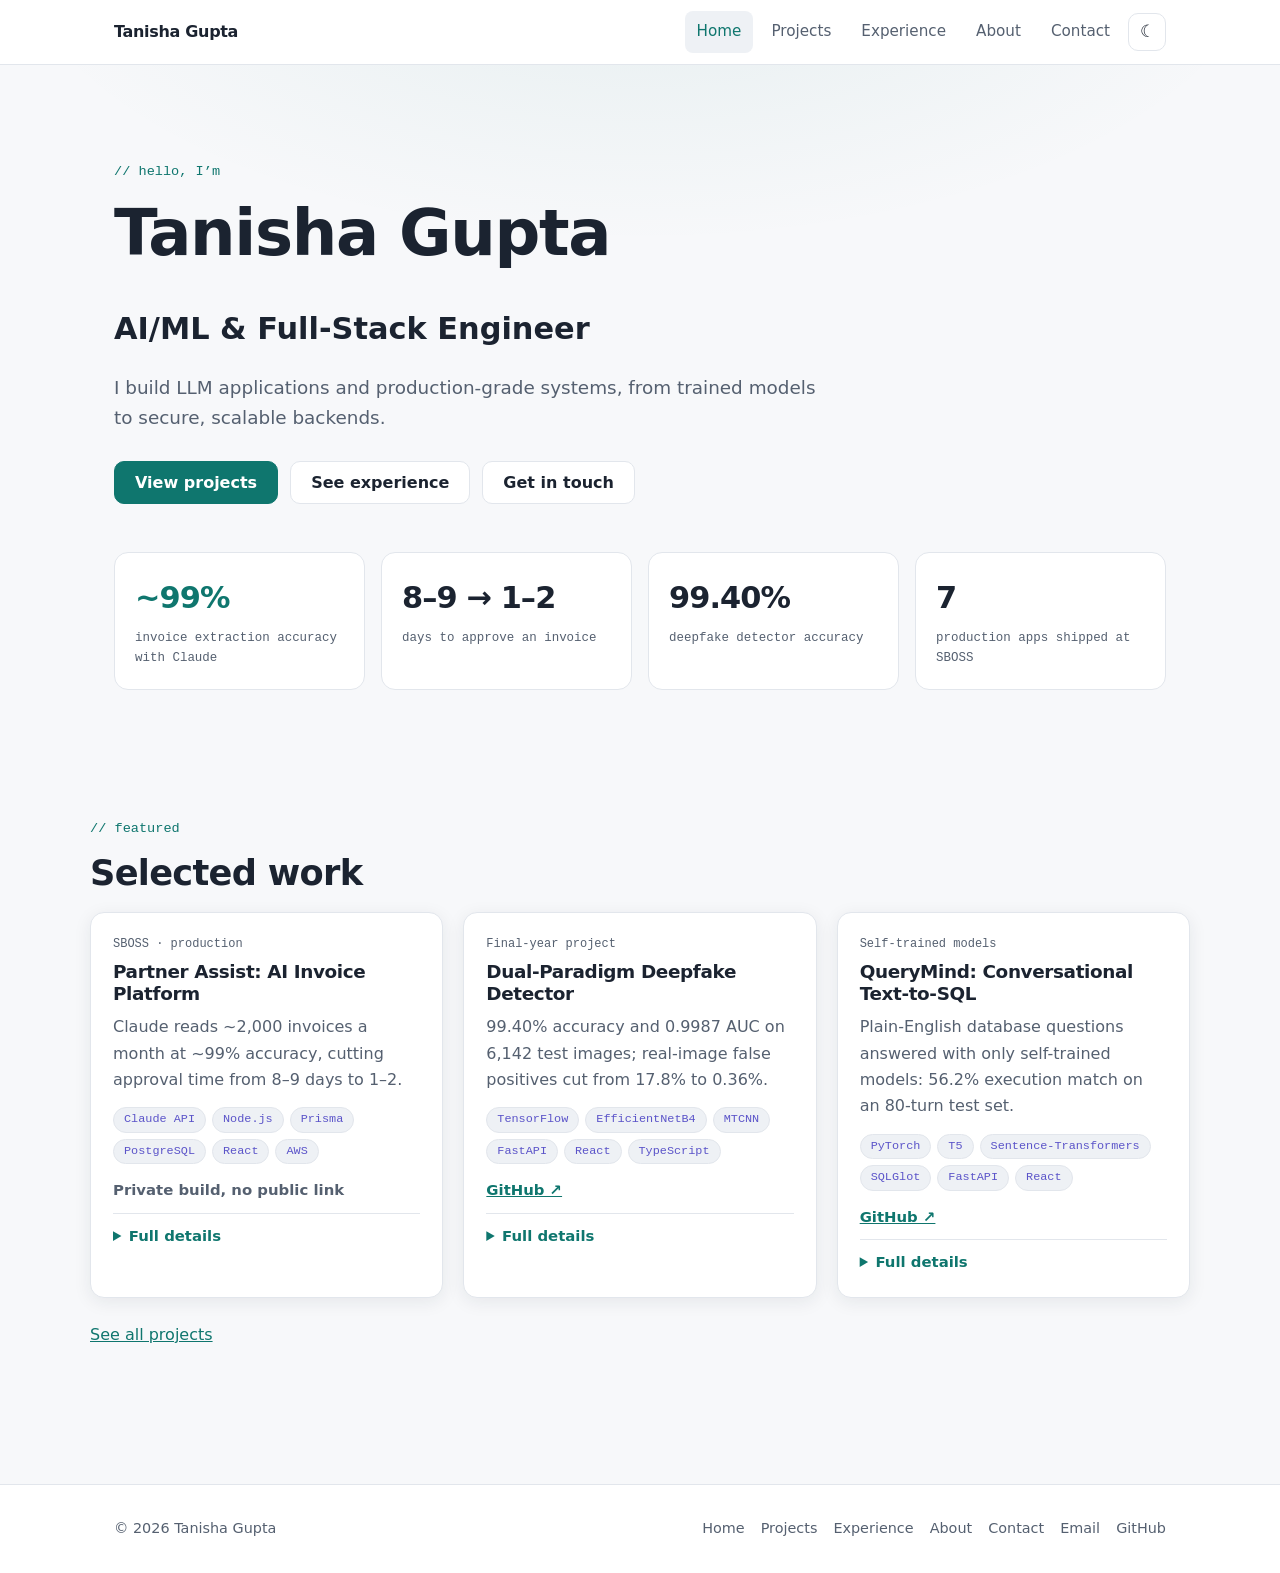
<file: index.html>
<!DOCTYPE html>
<html lang="en">
<head>
<meta charset="utf-8">
<meta name="viewport" content="width=device-width, initial-scale=1">
<title>Tanisha Gupta | AI/ML & Full-Stack Engineer</title>
<meta name="description" content="Portfolio of Tanisha Gupta: LLM applications and production-grade systems, from trained models to secure, scalable backends.">
<meta property="og:title" content="Tanisha Gupta | AI/ML & Full-Stack Engineer">
<meta property="og:description" content="Portfolio of Tanisha Gupta: LLM applications and production-grade systems, from trained models to secure, scalable backends.">
<meta property="og:type" content="website">
<meta name="theme-color" content="#0F141C">
<link rel="icon" href="assets/img/favicon.svg" type="image/svg+xml">
<link rel="stylesheet" href="assets/css/style.css">
<style>
  .hero .cta{margin-bottom:0}
  .hero-stats{margin-top:48px}
</style>
<script src="assets/js/theme.js"></script>
<script src="assets/js/data.js" defer></script>
<script src="assets/js/main.js" defer></script>
</head>
<body data-page="index.html">
<a class="skip" href="#main">Skip to content</a>
<div id="site-header"></div>
<main id="main">
<section class="hero"><div class="wrap">
<p class="eyebrow">// hello, I’m</p>
<h1>Tanisha Gupta</h1>
<p class="headline">AI/ML &amp; Full-Stack Engineer</p>
<p class="lead">I build LLM applications and production-grade systems, from trained models to secure, scalable backends.</p>
<div class="cta"><a class="btn primary" href="projects.html">View projects</a><a class="btn" href="experience.html">See experience</a><a class="btn" href="contact.html">Get in touch</a></div>
<dl class="stats hero-stats">
<div class="stat"><dt>~99%</dt><dd>invoice extraction accuracy with Claude</dd></div>
<div class="stat"><dt>8–9 → 1–2</dt><dd>days to approve an invoice</dd></div>
<div class="stat"><dt>99.40%</dt><dd>deepfake detector accuracy</dd></div>
<div class="stat"><dt>7</dt><dd>production apps shipped at SBOSS</dd></div>
</dl></div></section>
<section class="wrap section"><p class="eyebrow">// featured</p><h2>Selected work</h2>
<div class="grid" id="featured"></div>
<p style="margin-top:24px"><a href="projects.html">See all projects</a></p></section>
</main>
<div id="site-footer"></div>
<noscript><p class="wrap muted">This site uses a little JavaScript for the navigation, project cards and theme toggle.</p></noscript>
</body>
</html>
</file>
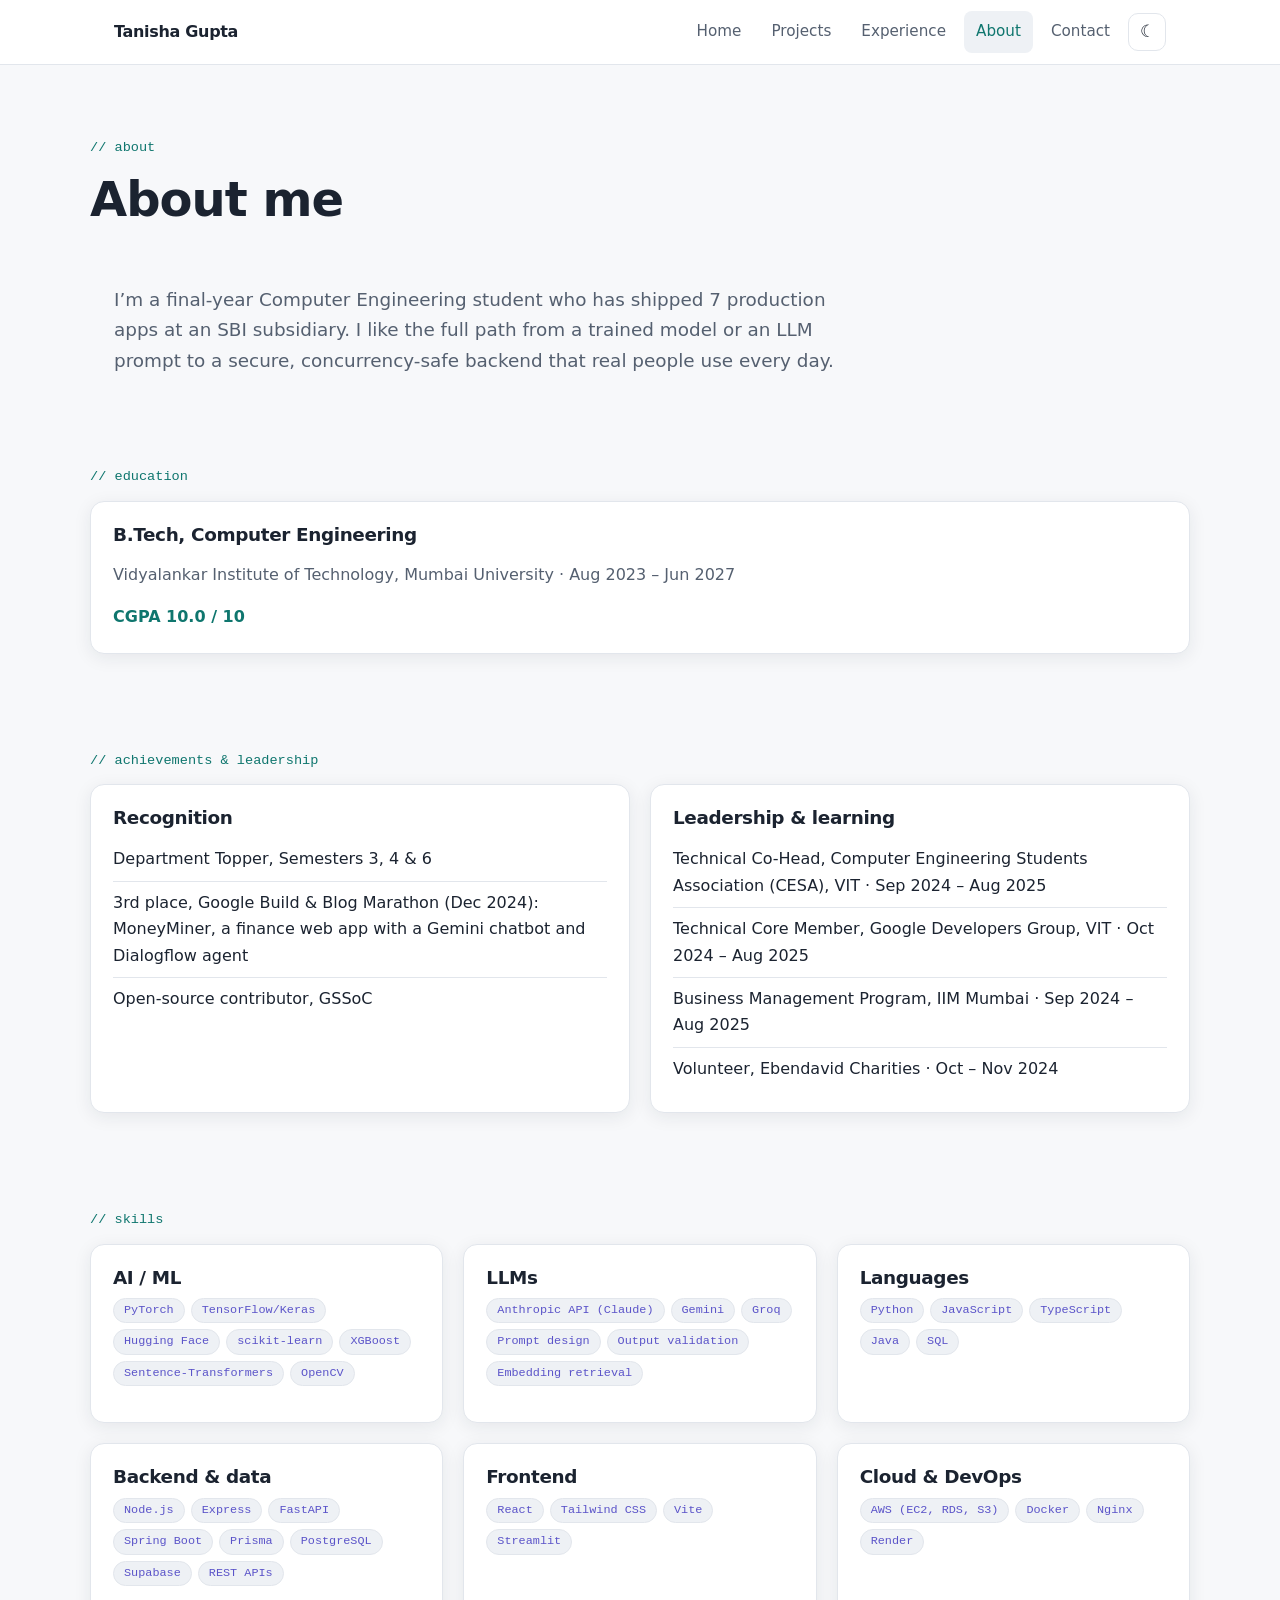
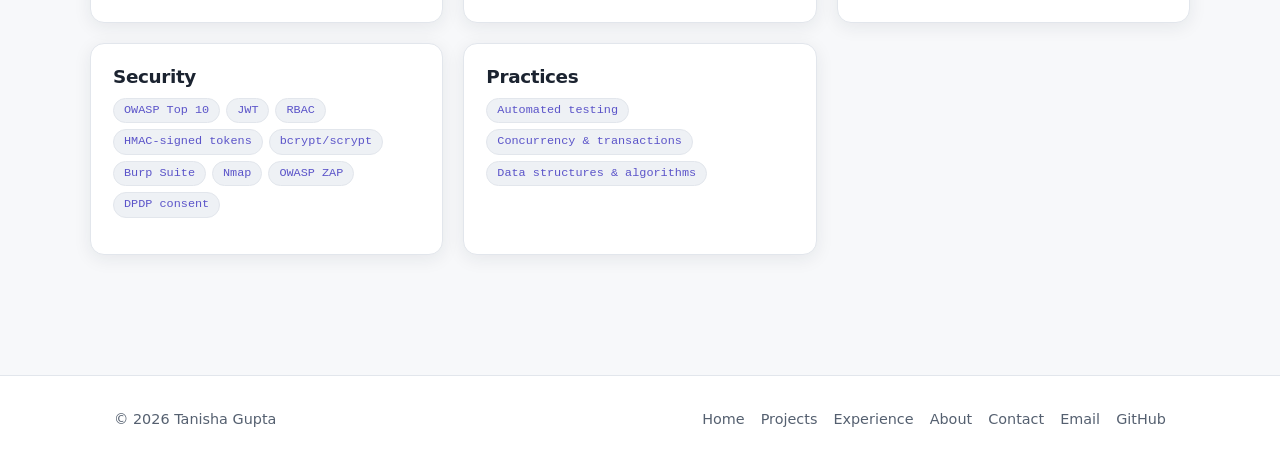
<file: about.html>
<!DOCTYPE html>
<html lang="en">
<head>
<meta charset="utf-8">
<meta name="viewport" content="width=device-width, initial-scale=1">
<title>About | Tanisha Gupta</title>
<meta name="description" content="About Tanisha Gupta: Computer Engineering student (CGPA 10.0), education, achievements and skills.">
<meta property="og:title" content="About | Tanisha Gupta">
<meta property="og:description" content="About Tanisha Gupta: Computer Engineering student (CGPA 10.0), education, achievements and skills.">
<meta property="og:type" content="website">
<meta name="theme-color" content="#0F141C">
<link rel="icon" href="assets/img/favicon.svg" type="image/svg+xml">
<link rel="stylesheet" href="assets/css/style.css">
<script src="assets/js/theme.js"></script>
<script src="assets/js/data.js" defer></script>
<script src="assets/js/main.js" defer></script>
</head>
<body data-page="about.html">
<a class="skip" href="#main">Skip to content</a>
<div id="site-header"></div>
<main id="main">
<section class="wrap section"><p class="eyebrow">// about</p><h1 style="font-size:clamp(2rem,5vw,3rem)">About me</h1></section><section class="wrap" style="padding-top:8px"><p class="lead" style="margin-top:0">I’m a final-year Computer Engineering student who has shipped 7 production apps at an SBI subsidiary. I like the full path from a trained model or an LLM prompt to a secure, concurrency-safe backend that real people use every day.</p></section><section class="wrap section"><p class="eyebrow">// education</p><div class="card"><h3>B.Tech, Computer Engineering</h3><p class="muted">Vidyalankar Institute of Technology, Mumbai University · Aug 2023 – Jun 2027</p><p style="margin-bottom:0"><strong style="color:var(--accent)">CGPA 10.0 / 10</strong></p></div></section><section class="wrap section"><p class="eyebrow">// achievements &amp; leadership</p><div class="two"><div class="card"><h3>Recognition</h3><ul class="list"><li>Department Topper, Semesters 3, 4 &amp; 6</li><li>3rd place, Google Build &amp; Blog Marathon (Dec 2024): MoneyMiner, a finance web app with a Gemini chatbot and Dialogflow agent</li><li>Open-source contributor, GSSoC</li></ul></div><div class="card"><h3>Leadership &amp; learning</h3><ul class="list"><li>Technical Co-Head, Computer Engineering Students Association (CESA), VIT · Sep 2024 – Aug 2025</li><li>Technical Core Member, Google Developers Group, VIT · Oct 2024 – Aug 2025</li><li>Business Management Program, IIM Mumbai · Sep 2024 – Aug 2025</li><li>Volunteer, Ebendavid Charities · Oct – Nov 2024</li></ul></div></div></section><section class="wrap section"><p class="eyebrow">// skills</p><div class="grid"><div class="card"><h3>AI / ML</h3><ul class="chips"><li>PyTorch</li><li>TensorFlow/Keras</li><li>Hugging Face</li><li>scikit-learn</li><li>XGBoost</li><li>Sentence-Transformers</li><li>OpenCV</li></ul></div><div class="card"><h3>LLMs</h3><ul class="chips"><li>Anthropic API (Claude)</li><li>Gemini</li><li>Groq</li><li>Prompt design</li><li>Output validation</li><li>Embedding retrieval</li></ul></div><div class="card"><h3>Languages</h3><ul class="chips"><li>Python</li><li>JavaScript</li><li>TypeScript</li><li>Java</li><li>SQL</li></ul></div><div class="card"><h3>Backend &amp; data</h3><ul class="chips"><li>Node.js</li><li>Express</li><li>FastAPI</li><li>Spring Boot</li><li>Prisma</li><li>PostgreSQL</li><li>Supabase</li><li>REST APIs</li></ul></div><div class="card"><h3>Frontend</h3><ul class="chips"><li>React</li><li>Tailwind CSS</li><li>Vite</li><li>Streamlit</li></ul></div><div class="card"><h3>Cloud &amp; DevOps</h3><ul class="chips"><li>AWS (EC2, RDS, S3)</li><li>Docker</li><li>Nginx</li><li>Render</li></ul></div><div class="card"><h3>Security</h3><ul class="chips"><li>OWASP Top 10</li><li>JWT</li><li>RBAC</li><li>HMAC-signed tokens</li><li>bcrypt/scrypt</li><li>Burp Suite</li><li>Nmap</li><li>OWASP ZAP</li><li>DPDP consent</li></ul></div><div class="card"><h3>Practices</h3><ul class="chips"><li>Automated testing</li><li>Concurrency &amp; transactions</li><li>Data structures &amp; algorithms</li></ul></div></div></section>
</main>
<div id="site-footer"></div>
<noscript><p class="wrap muted">This site uses a little JavaScript for the navigation, project cards and theme toggle.</p></noscript>
</body>
</html>
</file>
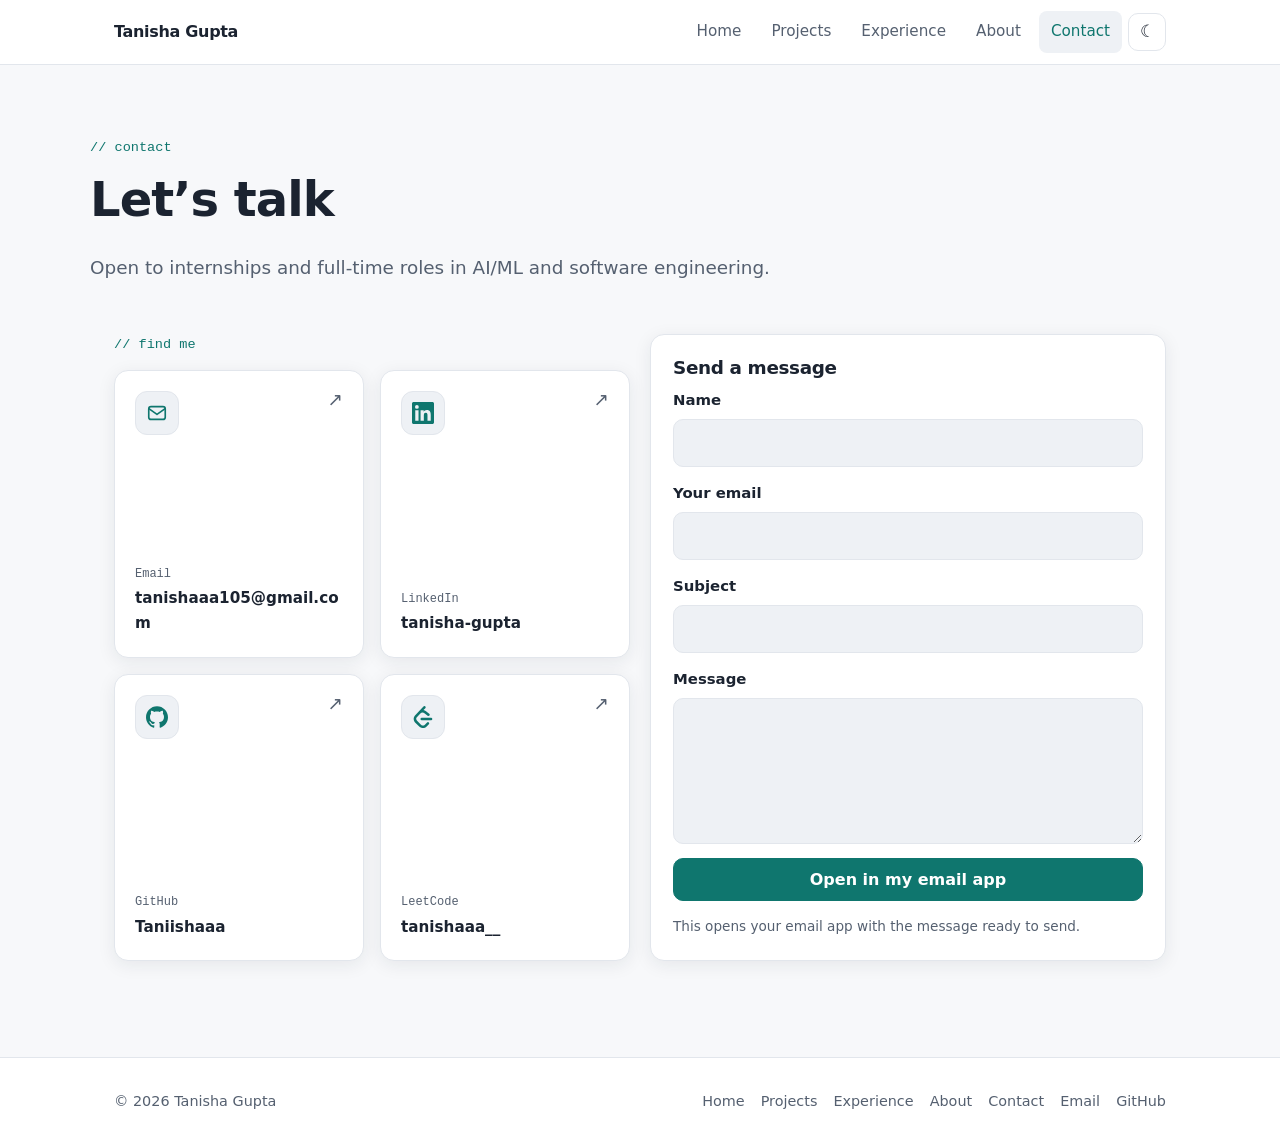
<file: contact.html>
<!DOCTYPE html>
<html lang="en">
<head>
<meta charset="utf-8">
<meta name="viewport" content="width=device-width, initial-scale=1">
<title>Contact | Tanisha Gupta</title>
<meta name="description" content="Get in touch with Tanisha Gupta by email, LinkedIn, GitHub, LeetCode or the contact form.">
<meta property="og:title" content="Contact | Tanisha Gupta">
<meta property="og:description" content="Get in touch with Tanisha Gupta by email, LinkedIn, GitHub, LeetCode or the contact form.">
<meta property="og:type" content="website">
<meta name="theme-color" content="#0F141C">
<link rel="icon" href="assets/img/favicon.svg" type="image/svg+xml">
<link rel="stylesheet" href="assets/css/style.css">
<style>
  .find{display:flex;flex-direction:column}
  .find .eyebrow{margin-bottom:14px}
  .link-grid{flex:1;display:grid;grid-template-columns:1fr 1fr;grid-auto-rows:1fr;gap:16px}
  .link-card{display:flex;flex-direction:column;justify-content:space-between;gap:20px;min-height:140px;
    background:var(--surface);border:1px solid var(--border);border-radius:var(--r);padding:20px;
    box-shadow:var(--shadow);color:var(--text);text-decoration:none;
    transition:transform .25s,border-color .25s,background .25s}
  .link-card:hover{transform:translateY(-3px);border-color:var(--accent);background:var(--surface-2)}
  .link-top{display:flex;justify-content:space-between;align-items:flex-start}
  .logo{display:grid;place-items:center;width:44px;height:44px;border-radius:12px;
    background:var(--surface-2);border:1px solid var(--border);color:var(--accent);transition:background .25s}
  .link-card:hover .logo{background:var(--surface)}
  .logo svg{width:22px;height:22px;display:block}
  .arr{color:var(--text-muted);font-size:1.15rem;line-height:1;transition:color .2s}
  .link-card:hover .arr{color:var(--accent)}
  .lbl{display:block;font-family:var(--mono);font-size:.75rem;color:var(--text-muted);margin-bottom:2px}
  .val{display:block;font-weight:600;font-size:.95rem;overflow-wrap:anywhere}
  @media(max-width:520px){.link-grid{grid-template-columns:1fr}.link-card{min-height:120px}}
</style>
<script src="assets/js/theme.js"></script>
<script src="assets/js/data.js" defer></script>
<script src="assets/js/main.js" defer></script>
</head>
<body data-page="contact.html">
<a class="skip" href="#main">Skip to content</a>
<div id="site-header"></div>
<main id="main">

<section class="wrap section">
  <p class="eyebrow">// contact</p>
  <h1 style="font-size:clamp(2rem,5vw,3rem)">Let’s talk</h1>
  <p class="lead">Open to internships and full-time roles in AI/ML and software engineering.</p>
</section>

<section class="wrap" style="padding-top:8px">
  <div class="two">

    <div class="find">
      <p class="eyebrow">// find me</p>
      <div class="link-grid">

        <a class="link-card reveal" href="mailto:tanishaaa105@gmail.com" aria-label="Email Tanisha">
          <div class="link-top">
            <span class="logo" aria-hidden="true"><svg viewBox="0 0 24 24" fill="none" stroke="currentColor" stroke-width="1.8" stroke-linecap="round" stroke-linejoin="round"><rect x="3" y="5" width="18" height="14" rx="2.5"/><path d="m3.5 7.5 8.5 6 8.5-6"/></svg></span>
            <span class="arr" aria-hidden="true">↗</span>
          </div>
          <div><span class="lbl">Email</span><span class="val">tanishaaa105@gmail.com</span></div>
        </a>

        <a class="link-card reveal" href="https://www.linkedin.com/in/tanisha-gupta-a3a68b255/" target="_blank" rel="noopener noreferrer" aria-label="Tanisha on LinkedIn">
          <div class="link-top">
            <span class="logo" aria-hidden="true"><svg viewBox="0 0 24 24" fill="currentColor"><path d="M20.447 20.452h-3.554v-5.569c0-1.328-.027-3.037-1.852-3.037-1.853 0-2.136 1.445-2.136 2.939v5.667H9.351V9h3.414v1.561h.046c.477-.9 1.637-1.85 3.37-1.85 3.601 0 4.267 2.37 4.267 5.455v6.286zM5.337 7.433a2.062 2.062 0 1 1 0-4.125 2.062 2.062 0 0 1 0 4.125zM7.119 20.452H3.555V9h3.564v11.452zM22.225 0H1.771C.792 0 0 .774 0 1.729v20.542C0 23.227.792 24 1.771 24h20.451C23.2 24 24 23.227 24 22.271V1.729C24 .774 23.2 0 22.222 0h.003z"/></svg></span>
            <span class="arr" aria-hidden="true">↗</span>
          </div>
          <div><span class="lbl">LinkedIn</span><span class="val">tanisha-gupta</span></div>
        </a>

        <a class="link-card reveal" href="https://github.com/Taniishaaa" target="_blank" rel="noopener noreferrer" aria-label="Tanisha on GitHub">
          <div class="link-top">
            <span class="logo" aria-hidden="true"><svg viewBox="0 0 24 24" fill="currentColor"><path d="M12 .297c-6.63 0-12 5.373-12 12 0 5.303 3.438 9.8 8.205 11.385.6.113.82-.258.82-.577 0-.285-.01-1.04-.015-2.04-3.338.724-4.042-1.61-4.042-1.61C4.422 18.07 3.633 17.7 3.633 17.7c-1.087-.744.084-.729.084-.729 1.205.084 1.838 1.236 1.838 1.236 1.07 1.835 2.809 1.305 3.495.998.108-.776.417-1.305.76-1.605-2.665-.3-5.466-1.332-5.466-5.93 0-1.31.465-2.38 1.235-3.22-.135-.303-.54-1.523.105-3.176 0 0 1.005-.322 3.3 1.23.96-.267 1.98-.399 3-.405 1.02.006 2.04.138 3 .405 2.28-1.552 3.285-1.23 3.285-1.23.645 1.653.24 2.873.12 3.176.765.84 1.23 1.91 1.23 3.22 0 4.61-2.805 5.625-5.475 5.92.42.36.81 1.096.81 2.22 0 1.606-.015 2.896-.015 3.286 0 .315.21.69.825.57C20.565 22.092 24 17.592 24 12.297c0-6.627-5.373-12-12-12"/></svg></span>
            <span class="arr" aria-hidden="true">↗</span>
          </div>
          <div><span class="lbl">GitHub</span><span class="val">Taniishaaa</span></div>
        </a>

        <a class="link-card reveal" href="https://leetcode.com/u/tanishaaa__/" target="_blank" rel="noopener noreferrer" aria-label="Tanisha on LeetCode">
          <div class="link-top">
            <span class="logo" aria-hidden="true"><svg viewBox="0 0 24 24" fill="currentColor"><path d="M13.483 0a1.374 1.374 0 0 0-.961.438L7.116 6.226l-3.854 4.126a5.266 5.266 0 0 0-1.209 2.104 5.35 5.35 0 0 0-.125.513 5.527 5.527 0 0 0 .062 2.362 5.83 5.83 0 0 0 .349 1.017 5.938 5.938 0 0 0 1.271 1.818l4.277 4.193.039.038c2.248 2.165 5.852 2.133 8.063-.074l2.396-2.392c.54-.54.54-1.414.003-1.955a1.378 1.378 0 0 0-1.951-.003l-2.396 2.392a3.021 3.021 0 0 1-4.205.038l-.02-.019-4.276-4.193c-.652-.64-.972-1.469-.948-2.263a2.68 2.68 0 0 1 .066-.523 2.545 2.545 0 0 1 .619-1.164L9.13 8.114c1.058-1.134 3.204-1.27 4.43-.278l3.501 2.831c.593.48 1.461.387 1.94-.207a1.384 1.384 0 0 0-.207-1.943l-3.5-2.831c-.8-.647-1.766-1.045-2.774-1.202l2.015-2.158A1.384 1.384 0 0 0 13.483 0zm-2.866 12.815a1.38 1.38 0 0 0-1.38 1.382 1.38 1.38 0 0 0 1.38 1.382H20.79a1.38 1.38 0 0 0 1.38-1.382 1.38 1.38 0 0 0-1.38-1.382z"/></svg></span>
            <span class="arr" aria-hidden="true">↗</span>
          </div>
          <div><span class="lbl">LeetCode</span><span class="val">tanishaaa__</span></div>
        </a>

      </div>
    </div>

    <div class="card">
      <h3>Send a message</h3>
      <form id="contact-form">
        <label>Name<input name="name" required autocomplete="name"></label>
        <label>Your email<input name="email" type="email" required autocomplete="email"></label>
        <label>Subject<input name="subject" required></label>
        <label>Message<textarea name="message" rows="5" required></textarea></label>
        <button class="btn primary" type="submit">Open in my email app</button>
        <p class="muted" style="margin:0;font-size:.85rem">This opens your email app with the message ready to send.</p>
      </form>
    </div>

  </div>
</section>

</main>
<div id="site-footer"></div>
<noscript><p class="wrap muted">This site uses a little JavaScript for the navigation and theme toggle.</p></noscript>
</body>
</html>
</file>
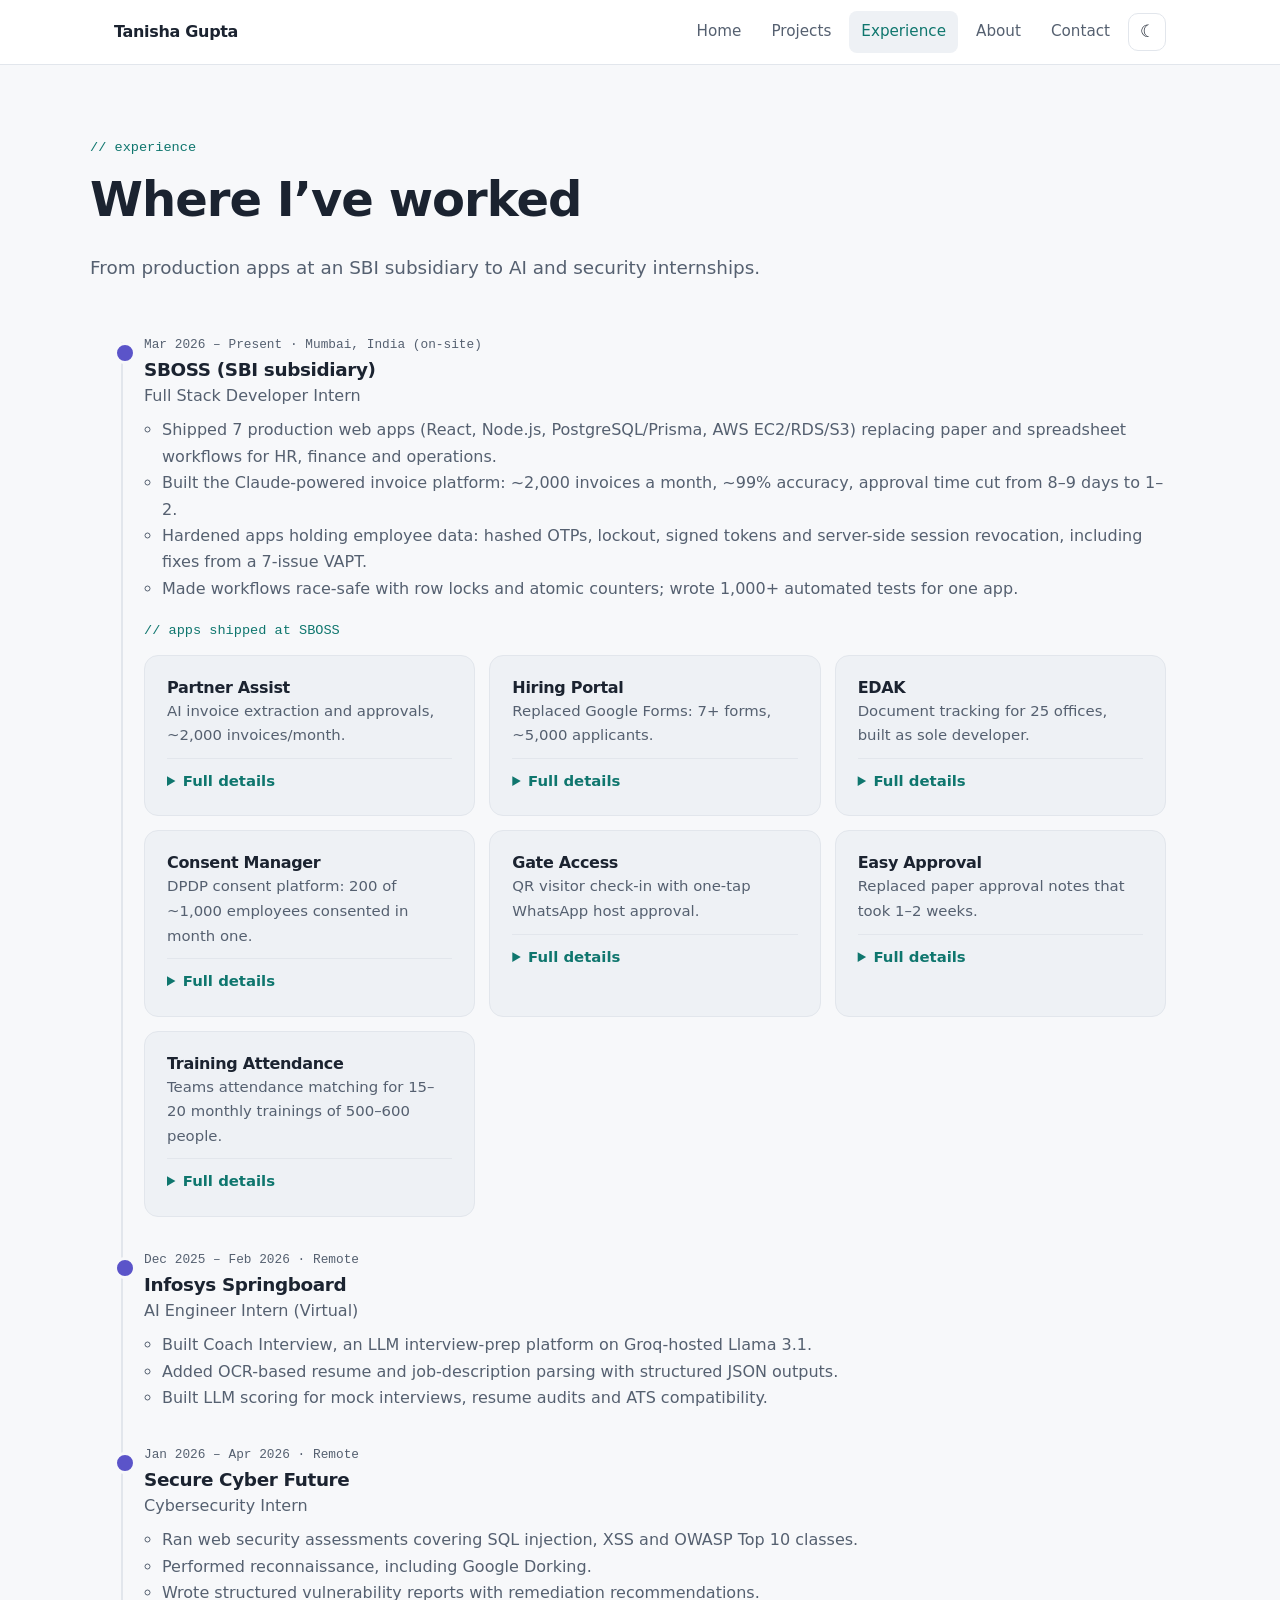
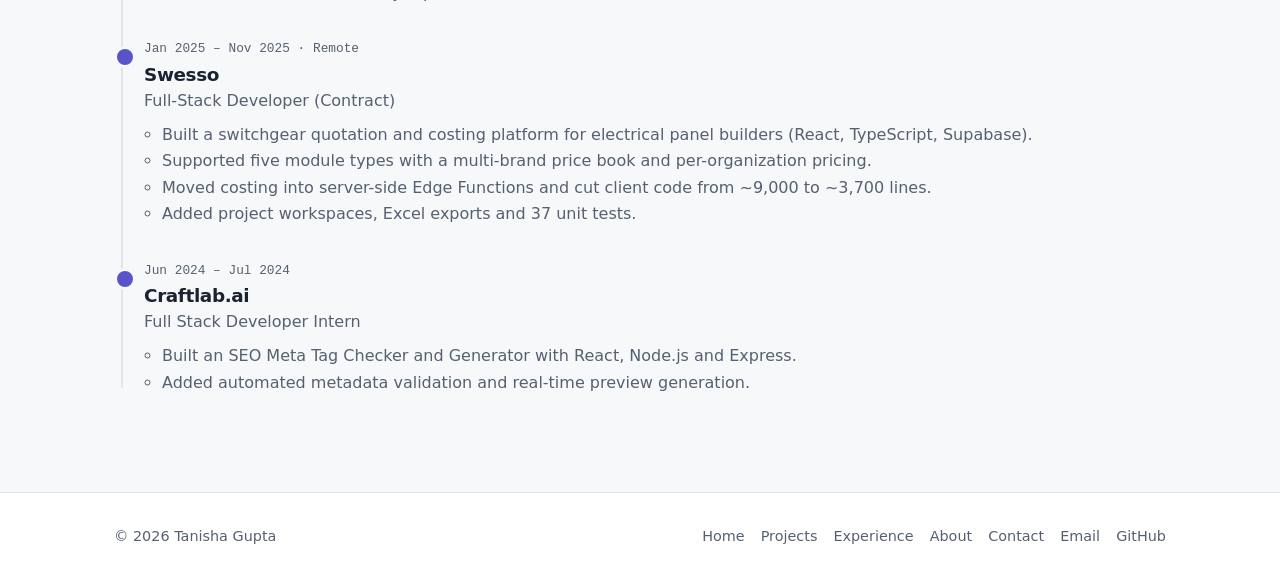
<file: experience.html>
<!DOCTYPE html>
<html lang="en">
<head>
<meta charset="utf-8">
<meta name="viewport" content="width=device-width, initial-scale=1">
<title>Experience | Tanisha Gupta</title>
<meta name="description" content="Work experience of Tanisha Gupta: SBOSS, Infosys Springboard, Secure Cyber Future, Swesso and Craftlab.ai.">
<meta property="og:title" content="Experience | Tanisha Gupta">
<meta property="og:description" content="Work experience of Tanisha Gupta: SBOSS, Infosys Springboard, Secure Cyber Future, Swesso and Craftlab.ai.">
<meta property="og:type" content="website">
<meta name="theme-color" content="#0F141C">
<link rel="icon" href="assets/img/favicon.svg" type="image/svg+xml">
<link rel="stylesheet" href="assets/css/style.css">
<script src="assets/js/theme.js"></script>
<script src="assets/js/data.js" defer></script>
<script src="assets/js/main.js" defer></script>
</head>
<body data-page="experience.html">
<a class="skip" href="#main">Skip to content</a>
<div id="site-header"></div>
<main id="main">
<section class="wrap section"><p class="eyebrow">// experience</p><h1 style="font-size:clamp(2rem,5vw,3rem)">Where I’ve worked</h1><p class="lead">From production apps at an SBI subsidiary to AI and security internships.</p></section>
<section class="wrap" style="padding-top:8px"><ol class="timeline" id="timeline"></ol></section>
</main>
<div id="site-footer"></div>
<noscript><p class="wrap muted">This site uses a little JavaScript for the navigation, project cards and theme toggle.</p></noscript>
</body>
</html>
</file>
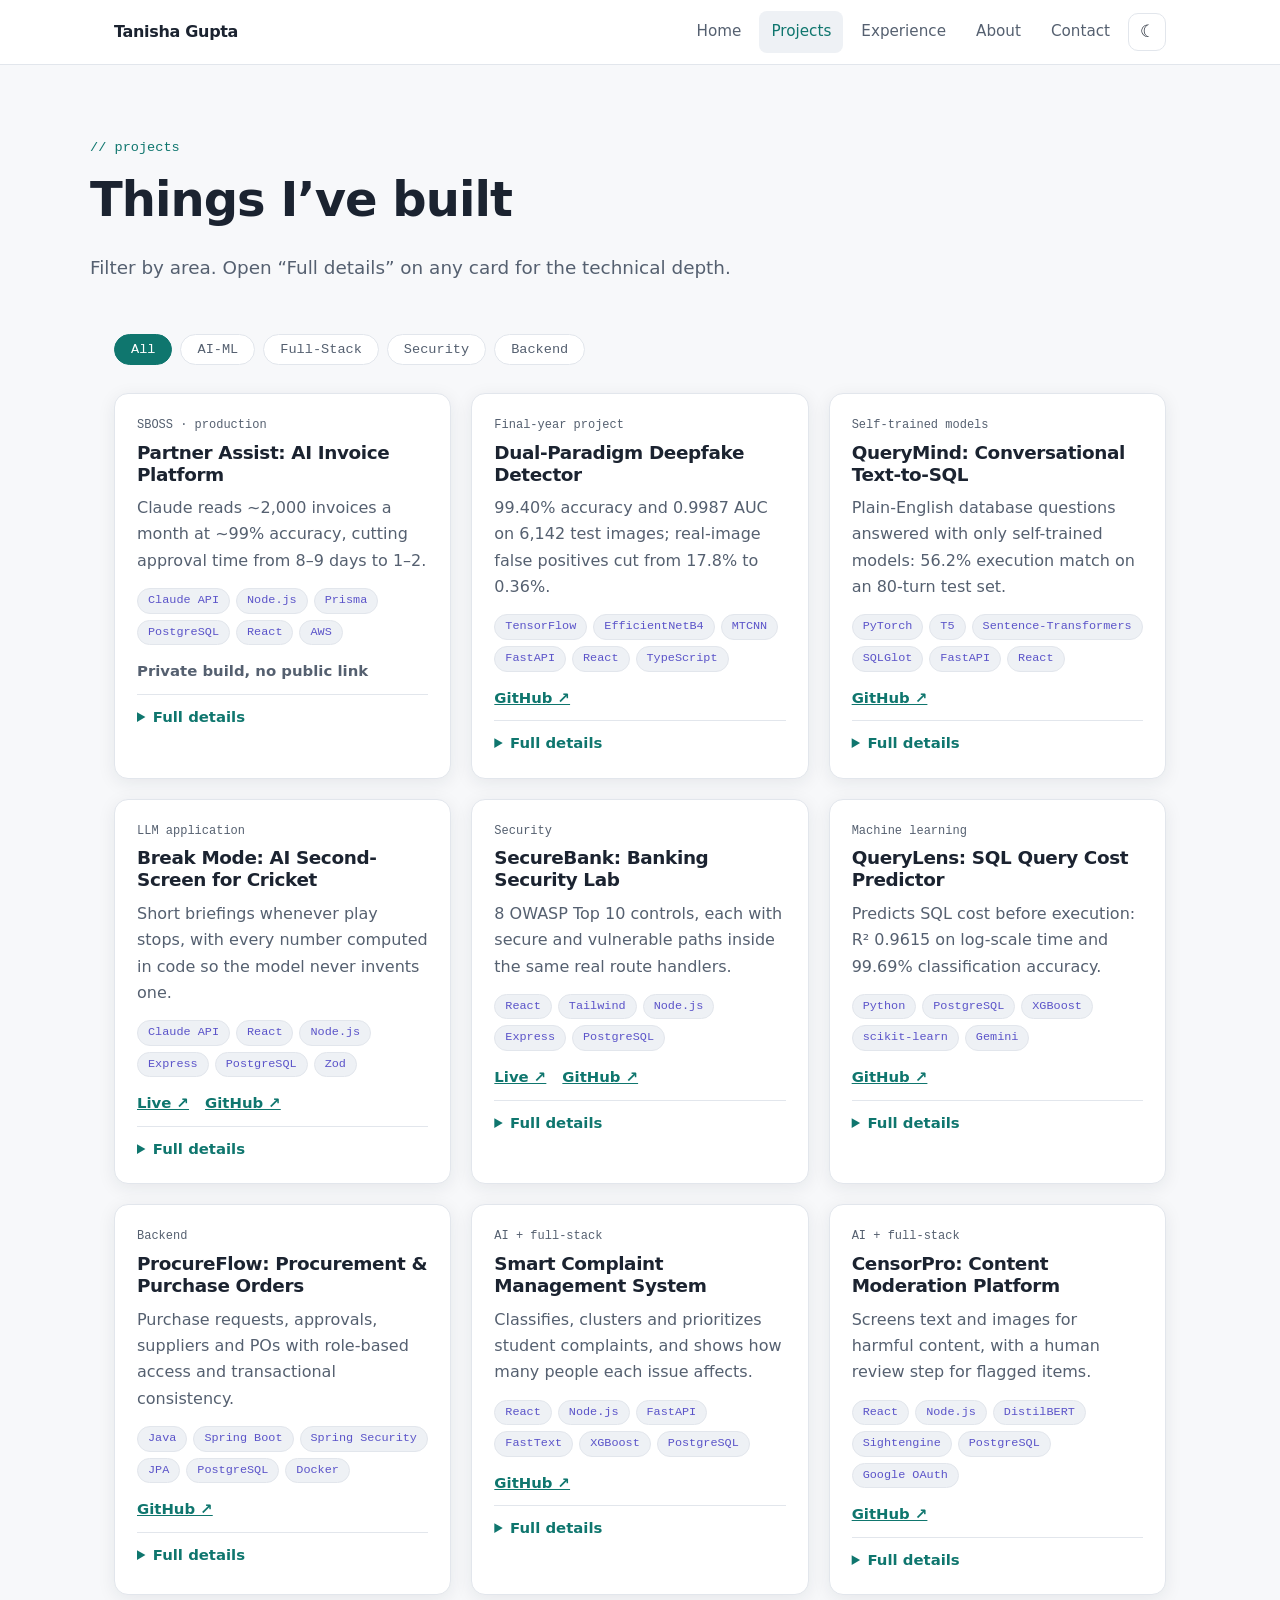
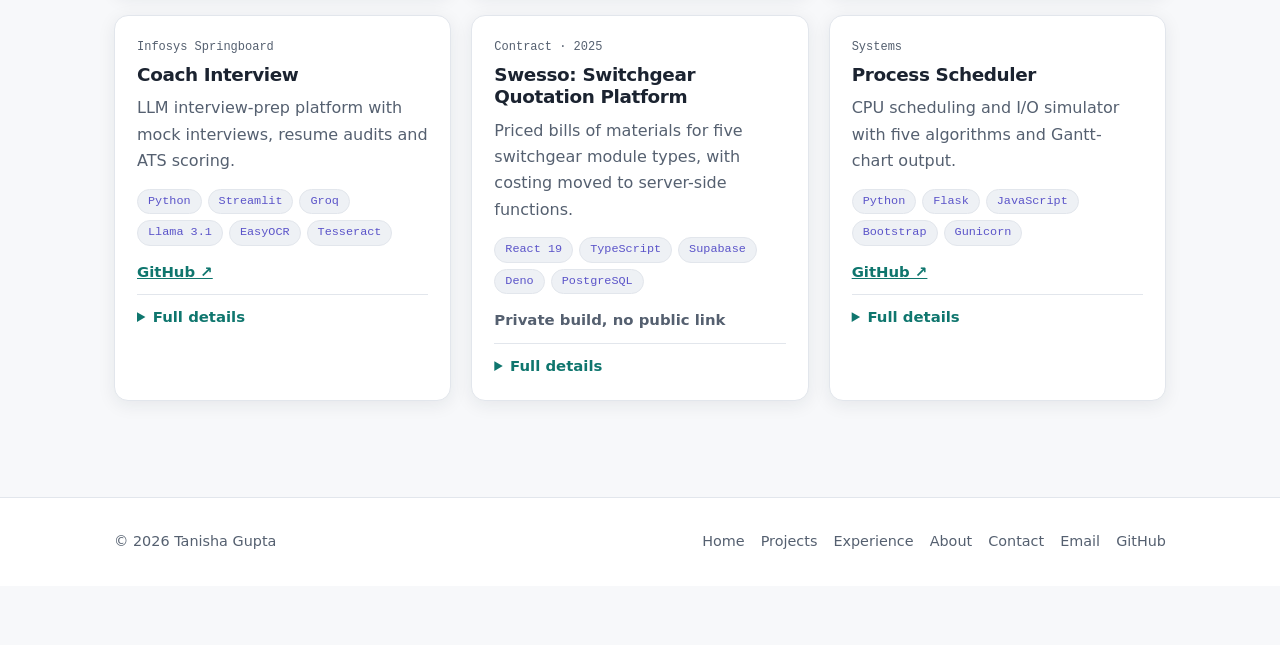
<file: projects.html>
<!DOCTYPE html>
<html lang="en">
<head>
<meta charset="utf-8">
<meta name="viewport" content="width=device-width, initial-scale=1">
<title>Projects | Tanisha Gupta</title>
<meta name="description" content="AI/ML, full-stack, security and backend projects by Tanisha Gupta.">
<meta property="og:title" content="Projects | Tanisha Gupta">
<meta property="og:description" content="AI/ML, full-stack, security and backend projects by Tanisha Gupta.">
<meta property="og:type" content="website">
<meta name="theme-color" content="#0F141C">
<link rel="icon" href="assets/img/favicon.svg" type="image/svg+xml">
<link rel="stylesheet" href="assets/css/style.css">
<script src="assets/js/theme.js"></script>
<script src="assets/js/data.js" defer></script>
<script src="assets/js/main.js" defer></script>
</head>
<body data-page="projects.html">
<a class="skip" href="#main">Skip to content</a>
<div id="site-header"></div>
<main id="main">
<section class="wrap section"><p class="eyebrow">// projects</p><h1 style="font-size:clamp(2rem,5vw,3rem)">Things I’ve built</h1><p class="lead">Filter by area. Open “Full details” on any card for the technical depth.</p></section>
<section class="wrap" style="padding-top:8px"><div class="tabs" id="tabs" role="tablist" aria-label="Filter projects">
<button type="button" role="tab" data-f="all" aria-selected="true">All</button>
<button type="button" role="tab" data-f="ai" aria-selected="false">AI-ML</button>
<button type="button" role="tab" data-f="full" aria-selected="false">Full-Stack</button>
<button type="button" role="tab" data-f="security" aria-selected="false">Security</button>
<button type="button" role="tab" data-f="backend" aria-selected="false">Backend</button></div>
<div class="grid" id="projects"></div></section>
</main>
<div id="site-footer"></div>
<noscript><p class="wrap muted">This site uses a little JavaScript for the navigation, project cards and theme toggle.</p></noscript>
</body>
</html>
</file>
<file: assets/css/style.css>
:root{--bg:#0F141C;--surface:#161C26;--surface-2:#1D2430;--border:#2A3342;--text:#E6EAF0;--text-muted:#9AA6B8;--accent:#7DD3C0;--accent-2:#A9A4E8;--accent-ink:#0F141C;--shadow:0 4px 18px rgba(0,0,0,.28);--r:14px;--sans:"Inter",system-ui,-apple-system,"Segoe UI",Roboto,Arial,sans-serif;--mono:"JetBrains Mono",ui-monospace,SFMono-Regular,Menlo,Consolas,monospace}
[data-theme="light"]{--bg:#F7F8FA;--surface:#FFFFFF;--surface-2:#EEF1F5;--border:#E2E6EC;--text:#1B2330;--text-muted:#556070;--accent:#0F766E;--accent-2:#5B54C9;--accent-ink:#FFFFFF;--shadow:0 4px 18px rgba(27,35,48,.08)}
*{box-sizing:border-box}html{scroll-behavior:smooth}
body{margin:0;background:var(--bg);color:var(--text);font:16px/1.65 var(--sans);-webkit-font-smoothing:antialiased;transition:background .25s,color .25s}
a{color:var(--accent)}img{max-width:100%}
:focus-visible{outline:2px solid var(--accent);outline-offset:3px;border-radius:4px}
.skip{position:absolute;left:-999px;top:8px;background:var(--accent);color:var(--accent-ink);padding:8px 14px;border-radius:8px;z-index:100}.skip:focus{left:8px}
.wrap{max-width:1100px;margin:0 auto;padding:0 24px}
.section{padding:72px 0 24px}
h1,h2,h3{line-height:1.2;margin:0 0 .5em;letter-spacing:-.02em}
h1{font-size:clamp(2.4rem,6vw,4rem)}h2{font-size:clamp(1.6rem,3.5vw,2.2rem)}h3{font-size:1.15rem}
.eyebrow,.chips li,.stat dd,.dates,.tabs button,.kind{font-family:var(--mono)}
.eyebrow{font-size:.85rem;color:var(--accent);margin:0 0 .75rem}
.muted{color:var(--text-muted)}.lead{font-size:1.15rem;color:var(--text-muted);max-width:62ch}
.site-header{position:sticky;top:0;z-index:50;background:var(--surface);border-bottom:1px solid var(--border)}
.bar{display:flex;align-items:center;justify-content:space-between;height:64px}
.brand{font-weight:700;color:var(--text);text-decoration:none;letter-spacing:-.02em}
.nav{display:flex;align-items:center;gap:6px}
.nav a{color:var(--text-muted);text-decoration:none;padding:8px 12px;border-radius:8px;font-size:.95rem;transition:color .2s,background .2s}
.nav a:hover{color:var(--text);background:var(--surface-2)}
.nav a[aria-current="page"]{color:var(--accent);background:var(--surface-2)}
.icon-btn{background:none;border:1px solid var(--border);color:var(--text);width:38px;height:38px;border-radius:10px;cursor:pointer;font-size:1.05rem;transition:border-color .2s,background .2s}
.icon-btn:hover{border-color:var(--accent);background:var(--surface-2)}
.menu-btn{display:none}
.hero{position:relative;padding:96px 0 56px;overflow:hidden}
.hero::before{content:"";position:absolute;inset:-20% -10% auto;height:120%;background:radial-gradient(ellipse 60% 55% at 50% 0%,color-mix(in srgb,var(--accent) 8%,transparent),transparent 70%);pointer-events:none}
.hero .wrap{position:relative}
.headline{font-size:clamp(1.3rem,3vw,1.9rem);font-weight:600;margin:0 0 .6rem}
.cta{display:flex;flex-wrap:wrap;gap:12px;margin:28px 0 48px}
.btn{display:inline-block;padding:11px 20px;border-radius:10px;border:1px solid var(--border);background:var(--surface);color:var(--text);text-decoration:none;cursor:pointer;font:600 1rem var(--sans);transition:transform .2s,border-color .2s}
.btn:hover{transform:translateY(-2px);border-color:var(--accent)}
.btn.primary{background:var(--accent);color:var(--accent-ink);border-color:var(--accent)}
.stats{display:grid;grid-template-columns:repeat(4,1fr);gap:16px;margin:0}
.stat{background:var(--surface);border:1px solid var(--border);border-radius:var(--r);padding:20px}
.stat dt{font-size:1.9rem;font-weight:700;letter-spacing:-.03em}
.stat dd{margin:4px 0 0;font-size:.78rem;color:var(--text-muted)}
.stat:first-child dt{color:var(--accent)}
.grid{display:grid;grid-template-columns:repeat(auto-fill,minmax(310px,1fr));gap:20px}
.card{background:var(--surface);border:1px solid var(--border);border-radius:var(--r);padding:22px;box-shadow:var(--shadow);transition:transform .25s,border-color .25s,background .25s}
.card:hover{transform:translateY(-3px);border-color:var(--accent)}
.card .kind{font-size:.75rem;color:var(--text-muted);margin:0 0 6px}
.outcome{margin:0 0 14px;color:var(--text-muted)}
.chips{list-style:none;margin:0 0 14px;padding:0;display:flex;flex-wrap:wrap;gap:6px}
.chips li{background:var(--surface-2);color:var(--accent-2);border:1px solid var(--border);border-radius:999px;padding:2px 10px;font-size:.74rem}
.links{display:flex;gap:16px;margin-bottom:10px;font-weight:600;font-size:.93rem}
details{border-top:1px solid var(--border);padding-top:10px}
summary{cursor:pointer;color:var(--accent);font-weight:600;font-size:.93rem}
details ul{margin:10px 0 0;padding-left:18px;color:var(--text-muted);font-size:.93rem}details li{margin-bottom:6px}
.tabs{display:flex;flex-wrap:wrap;gap:8px;margin:0 0 28px}
.tabs button{background:var(--surface);color:var(--text-muted);border:1px solid var(--border);border-radius:999px;padding:7px 16px;cursor:pointer;font-size:.85rem;transition:all .2s}
.tabs button:hover{border-color:var(--accent);color:var(--text)}
.tabs button[aria-selected="true"]{background:var(--accent);color:var(--accent-ink);border-color:var(--accent)}
[hidden]{display:none!important}
.timeline{position:relative;margin:0;padding:0 0 0 30px;list-style:none}
.timeline::before{content:"";position:absolute;left:7px;top:8px;bottom:8px;width:2px;background:var(--border)}
.tl{position:relative;margin-bottom:32px}
.tl::before{content:"";position:absolute;left:-30px;top:8px;width:16px;height:16px;border-radius:50%;background:var(--accent-2);border:3px solid var(--bg)}
.dates{font-size:.8rem;color:var(--text-muted);margin:0 0 4px}
.tl h3{margin-bottom:2px}.tl ul.pts{padding-left:18px;color:var(--text-muted)}
.sub{margin-top:18px}.sub .card{background:var(--surface-2);box-shadow:none}.sub .card h3{font-size:1rem}
.sub .grid{grid-template-columns:repeat(auto-fill,minmax(250px,1fr));gap:14px}
.sub .card .outcome{margin-bottom:10px;font-size:.93rem}
.two{display:grid;grid-template-columns:1fr 1fr;gap:20px}
.list{list-style:none;padding:0;margin:0}.list li{padding:8px 0;border-bottom:1px solid var(--border)}.list li:last-child{border:0}
form{display:grid;gap:14px}label{display:grid;gap:6px;font-weight:600;font-size:.93rem}
input,textarea{font:inherit;color:var(--text);background:var(--surface-2);border:1px solid var(--border);border-radius:10px;padding:11px 13px}
input:focus,textarea:focus{border-color:var(--accent);outline:none;box-shadow:0 0 0 2px var(--accent)}
.site-footer{margin-top:96px;border-top:1px solid var(--border);background:var(--surface);padding:32px 0;color:var(--text-muted);font-size:.9rem}
.foot{display:flex;flex-wrap:wrap;justify-content:space-between;gap:16px}
.foot nav{display:flex;flex-wrap:wrap;gap:16px}.foot a{color:var(--text-muted);text-decoration:none}.foot a:hover{color:var(--accent)}
.js .reveal{opacity:0;transform:translateY(12px);transition:opacity .5s,transform .5s}
.js .reveal.in{opacity:1;transform:none}
.js .reveal.in.card:hover{transform:translateY(-3px)}
@media(prefers-reduced-motion:reduce){*{transition:none!important;scroll-behavior:auto!important}.js .reveal{opacity:1;transform:none}}
@media(max-width:860px){.stats{grid-template-columns:repeat(2,1fr)}.two{grid-template-columns:1fr}}
@media(max-width:720px){.menu-btn{display:inline-block}
.nav{position:absolute;top:64px;left:0;right:0;background:var(--surface);border-bottom:1px solid var(--border);flex-direction:column;align-items:stretch;padding:10px 16px;display:none}
.nav.open{display:flex}.nav a{padding:12px}.nav .icon-btn{align-self:flex-start;margin:6px 12px}
.hero{padding-top:64px}}
@media(max-width:400px){.wrap{padding:0 16px}.grid{grid-template-columns:1fr}.stat dt{font-size:1.5rem}}
</file>
